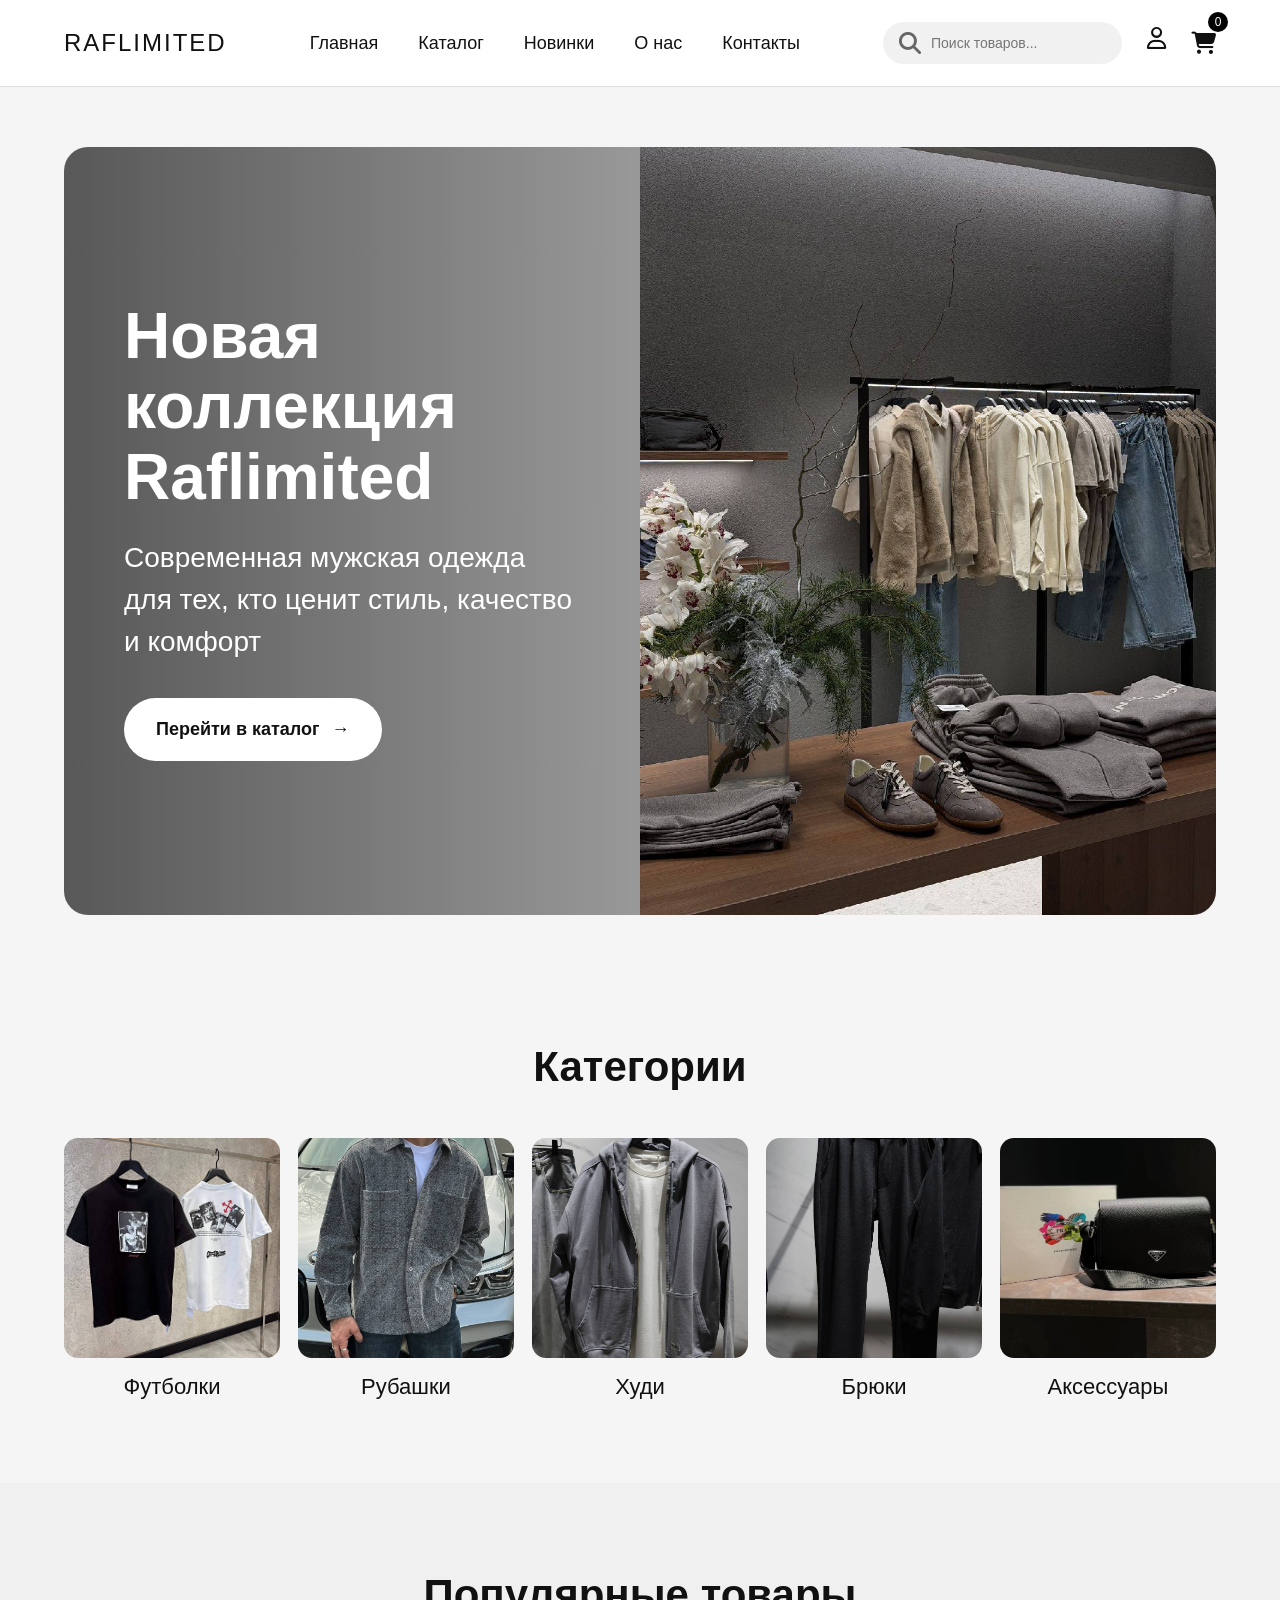
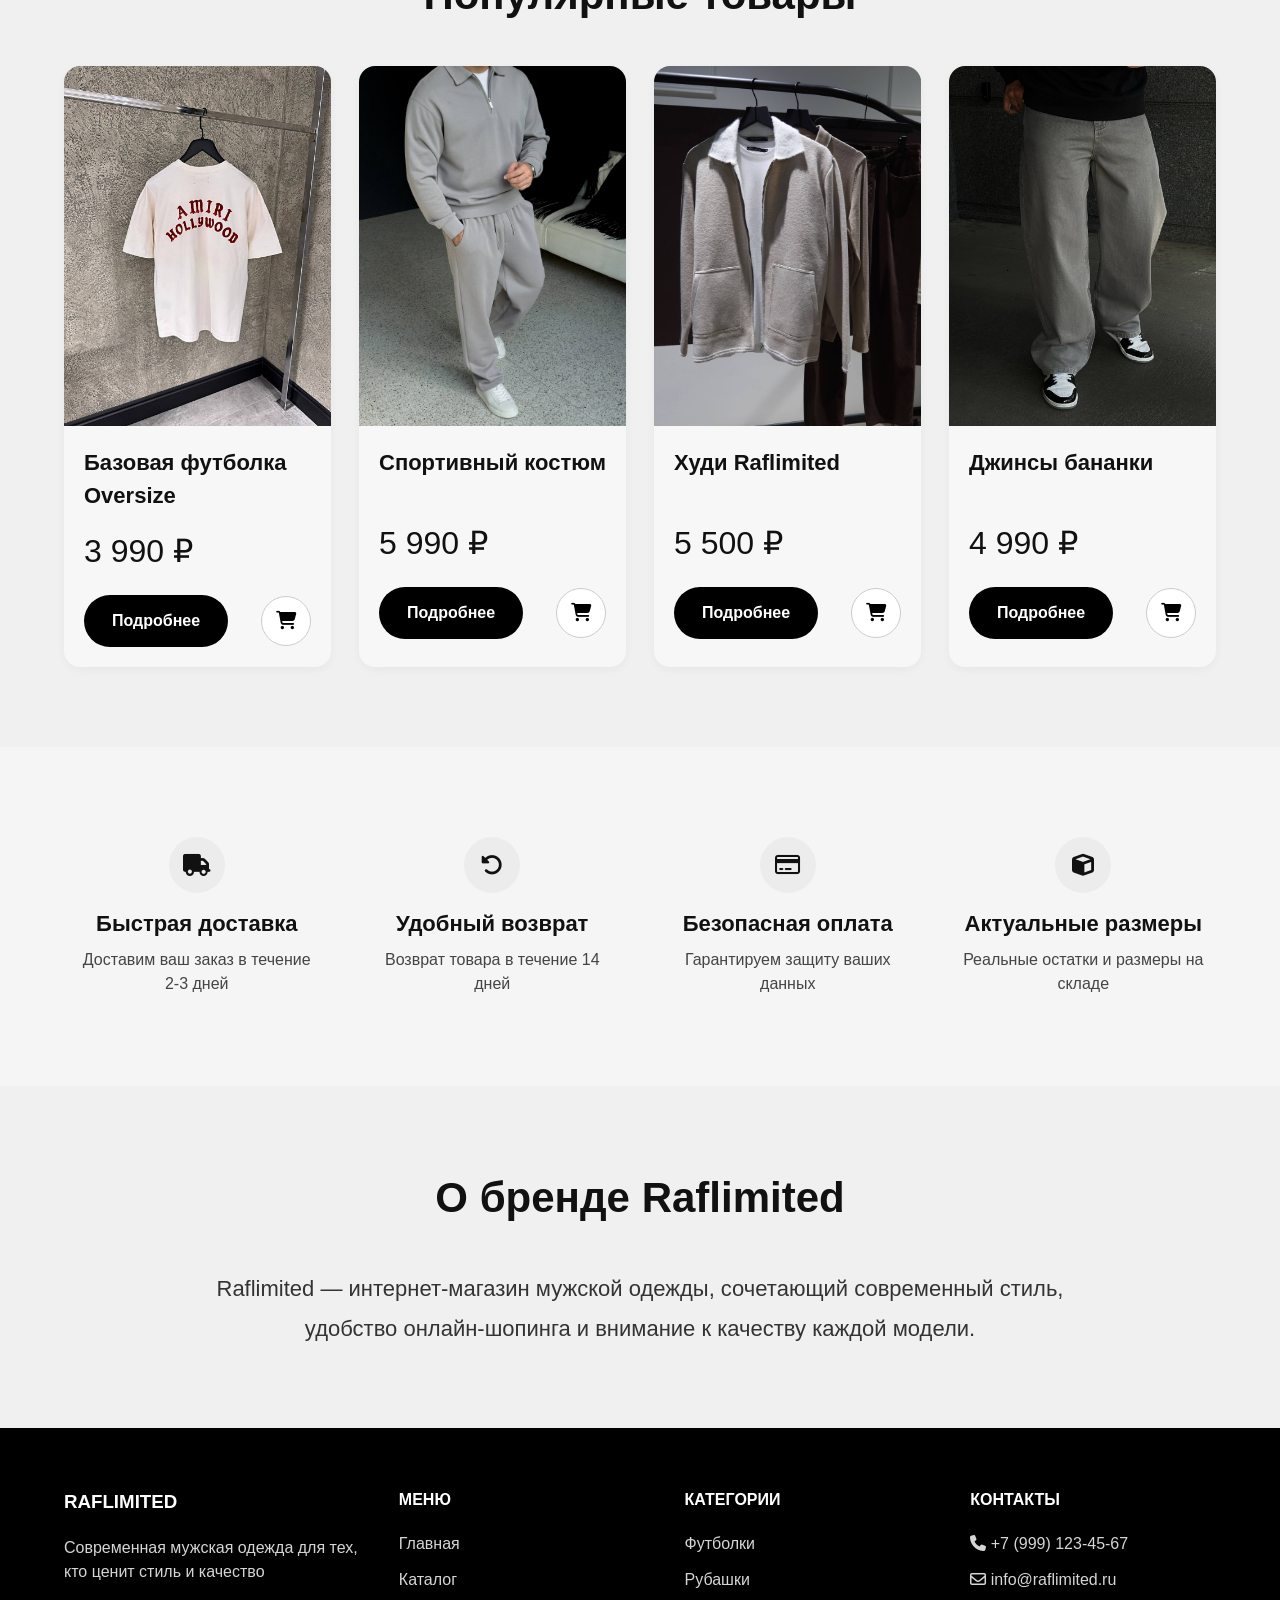
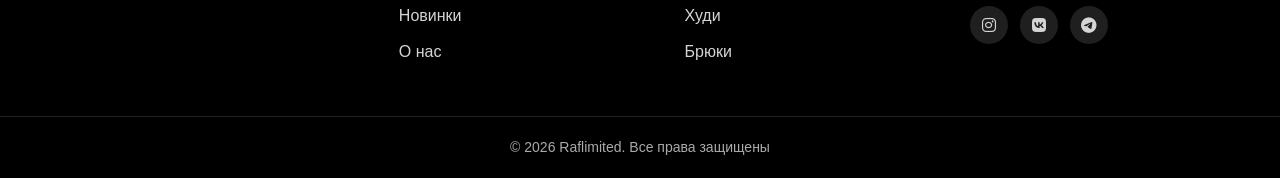
<file: index.html>
<!DOCTYPE html>
<html lang="ru">

<head>
  <meta charset="UTF-8" />
  <meta name="viewport" content="width=device-width, initial-scale=1.0" />
  <title>RAFLIMITED — Главная</title>
  <link rel="stylesheet" href="css/style.css" />
  <link rel="stylesheet" href="https://cdnjs.cloudflare.com/ajax/libs/font-awesome/6.5.0/css/all.min.css" />
</head>

<body>

  <header class="header">
    <div class="container header__container">
      <a href="index.html" class="logo">RAFLIMITED</a>

      <nav class="nav">
        <a href="index.html">Главная</a>
        <a href="catalog.html">Каталог</a>
        <a href="catalog.html">Новинки</a>
        <a href="#about">О нас</a>
        <a href="#contacts">Контакты</a>
      </nav>

      <div class="header__icons">
        <div class="search-box">
          <i class="fa-solid fa-magnifying-glass"></i>
          <input type="text" id="site-search" placeholder="Поиск товаров..." />
        </div>

        <a href="login.html" id="user-link"><i class="fa-regular fa-user"></i></a>
        <a href="cart.html" class="cart-link">
          <i class="fa-solid fa-cart-shopping"></i>
          <span class="cart-count" id="cart-count">0</span>
        </a>
      </div>
    </div>
  </header>

  <main>
    <section class="hero">
      <div class="container">
        <div class="hero__content">
          <div class="hero__text">
            <h1>Новая коллекция<br>Raflimited</h1>
            <p>Современная мужская одежда для тех, кто ценит стиль, качество и комфорт</p>
            <a href="catalog.html" class="btn btn-light">Перейти в каталог <span>→</span></a>
          </div>
          <div class="hero__image">
            <img src="img/new_collection.jpg" alt="Новая коллекция" />
          </div>
        </div>
      </div>
    </section>

    <section class="categories section">
      <div class="container">
        <h2 class="section-title">Категории</h2>
        <div class="categories__grid">
          <div class="category-card">
            <img src="img/t-shirt.jpg" alt="Футболки" />
            <p>Футболки</p>
          </div>
          <div class="category-card">
            <img src="img/shirt.jpg" alt="Рубашки" />
            <p>Рубашки</p>
          </div>
          <div class="category-card">
            <img src="img/hoodies.jpg" alt="Худи" />
            <p>Худи</p>
          </div>
          <div class="category-card">
            <img src="img/trousers.jpg" alt="Брюки" />
            <p>Брюки</p>
          </div>
          <div class="category-card">
            <img src="img/bag.jpg" alt="Аксессуары" />
            <p>Аксессуары</p>
          </div>
        </div>
      </div>
    </section>

    <section class="products section">
      <div class="container">
        <h2 class="section-title">Популярные товары</h2>

        <div id="search-empty-message" class="empty-cart hidden">
          <h2>Ничего не найдено</h2>
          <p>Попробуйте изменить запрос.</p>
        </div>

        <div class="products__grid" id="products-grid">
          <div class="product-card searchable-product"
            data-search="базовая футболка oversize футболка белая хлопок streetwear" data-category="футболки">
            <img src="img/t_shirt_amiri.jpg" alt="Базовая футболка Oversize" />
            <div class="product-card__body">
              <h3>Базовая футболка Oversize</h3>
              <p class="price">3 990 ₽</p>
              <div class="product-card__actions">
                <a href="product.html?id=1" class="btn btn-dark">Подробнее</a>
                <button class="cart-btn" data-id="1" data-name="Базовая футболка Oversize" data-price="3990"
                  data-image="img/t_shirt_amiri.jpg">
                  <i class="fa-solid fa-cart-shopping"></i>
                </button>
              </div>
            </div>
          </div>

          <div class="product-card searchable-product" data-search="спортивный костюм костюм черный хлопок полиэстер"
            data-category="костюмы">
            <img src="img/costume_sport.jpg" alt="Спортивный костюм" />
            <div class="product-card__body">
              <h3>Спортивный костюм</h3>
              <p class="price">5 990 ₽</p>
              <div class="product-card__actions">
                <a href="product.html?id=2" class="btn btn-dark">Подробнее</a>
                <button class="cart-btn" data-id="2" data-name="Спортивный костюм" data-price="5990"
                  data-image="img/costume_sport.jpg">
                  <i class="fa-solid fa-cart-shopping"></i>
                </button>
              </div>
            </div>
          </div>

          <div class="product-card searchable-product"
            data-search="худи raflimited худи светлое бежевое хлопок полиэстер" data-category="худи">
            <img src="img/hoodies_light.jpg" alt="Худи Raflimited" />
            <div class="product-card__body">
              <h3>Худи Raflimited</h3>
              <p class="price">5 500 ₽</p>
              <div class="product-card__actions">
                <a href="product.html?id=3" class="btn btn-dark">Подробнее</a>
                <button class="cart-btn" data-id="3" data-name="Худи Raflimited" data-price="5500"
                  data-image="img/hoodies_light.jpg">
                  <i class="fa-solid fa-cart-shopping"></i>
                </button>
              </div>
            </div>
          </div>

          <div class="product-card searchable-product" data-search="джинсы бананки джинсы голубой деним брюки"
            data-category="брюки">
            <img src="img/jeans.jpg" alt="Джинсы бананки" />
            <div class="product-card__body">
              <h3>Джинсы бананки</h3>
              <p class="price">4 990 ₽</p>
              <div class="product-card__actions">
                <a href="product.html?id=4" class="btn btn-dark">Подробнее</a>
                <button class="cart-btn" data-id="4" data-name="Джинсы бананки" data-price="4990"
                  data-image="img/jeans.jpg">
                  <i class="fa-solid fa-cart-shopping"></i>
                </button>
              </div>
            </div>
          </div>

        </div>
      </div>
    </section>

    <section class="features section">
      <div class="container">
        <div class="features__grid">
          <div class="feature-item">
            <div class="feature-icon"><i class="fa-solid fa-truck"></i></div>
            <h3>Быстрая доставка</h3>
            <p>Доставим ваш заказ в течение 2-3 дней</p>
          </div>
          <div class="feature-item">
            <div class="feature-icon"><i class="fa-solid fa-rotate-left"></i></div>
            <h3>Удобный возврат</h3>
            <p>Возврат товара в течение 14 дней</p>
          </div>
          <div class="feature-item">
            <div class="feature-icon"><i class="fa-regular fa-credit-card"></i></div>
            <h3>Безопасная оплата</h3>
            <p>Гарантируем защиту ваших данных</p>
          </div>
          <div class="feature-item">
            <div class="feature-icon"><i class="fa-solid fa-cube"></i></div>
            <h3>Актуальные размеры</h3>
            <p>Реальные остатки и размеры на складе</p>
          </div>
        </div>
      </div>
    </section>

    <section class="about section" id="about">
      <div class="container about__content">
        <h2 class="section-title">О бренде Raflimited</h2>
        <p>
          Raflimited — интернет-магазин мужской одежды, сочетающий современный стиль,
          удобство онлайн-шопинга и внимание к качеству каждой модели.
        </p>
      </div>
    </section>
  </main>

  <footer class="footer" id="contacts">
    <div class="container footer__grid">
      <div class="footer__col">
        <h3>RAFLIMITED</h3>
        <p>Современная мужская одежда для тех, кто ценит стиль и качество</p>
      </div>

      <div class="footer__col">
        <h4>МЕНЮ</h4>
        <a href="index.html">Главная</a>
        <a href="catalog.html">Каталог</a>
        <a href="catalog.html">Новинки</a>
        <a href="#about">О нас</a>
      </div>

      <div class="footer__col">
        <h4>КАТЕГОРИИ</h4>
        <a href="#">Футболки</a>
        <a href="#">Рубашки</a>
        <a href="#">Худи</a>
        <a href="#">Брюки</a>
      </div>

      <div class="footer__col">
        <h4>КОНТАКТЫ</h4>
        <p><i class="fa-solid fa-phone"></i> +7 (999) 123-45-67</p>
        <p><i class="fa-regular fa-envelope"></i> info@raflimited.ru</p>
        <div class="socials">
          <a href="#"><i class="fa-brands fa-instagram"></i></a>
          <a href="#"><i class="fa-brands fa-vk"></i></a>
          <a href="#"><i class="fa-brands fa-telegram"></i></a>
        </div>
      </div>
    </div>

    <div class="footer__bottom">
      <p>© 2026 Raflimited. Все права защищены</p>
    </div>
  </footer>

  <script src="js/script.js"></script>
</body>

</html>
</file>
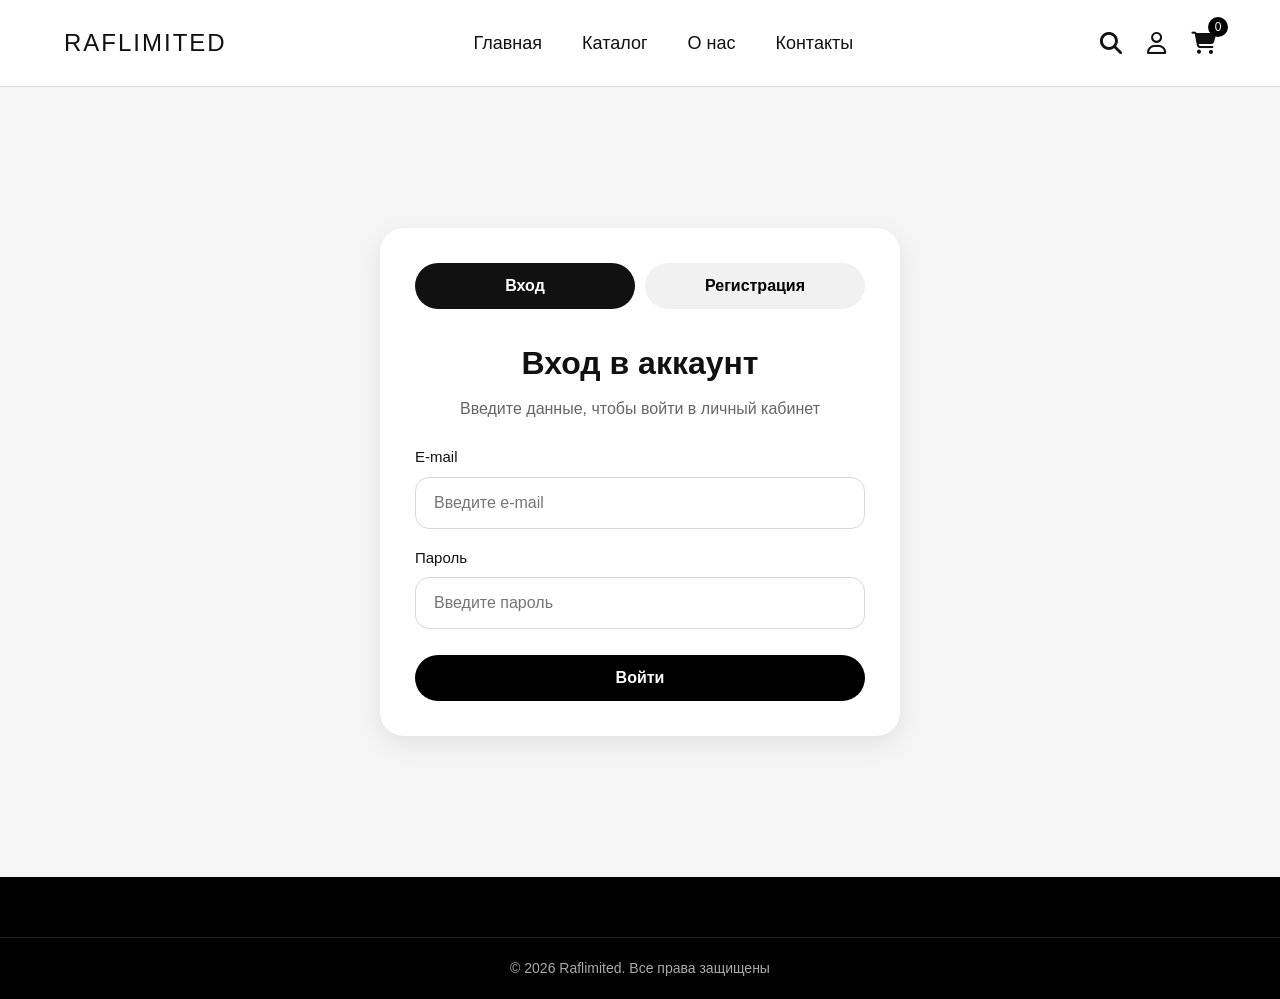
<file: account.html>
<!DOCTYPE html>
<html lang="ru">

<head>
  <meta charset="UTF-8" />
  <meta name="viewport" content="width=device-width, initial-scale=1.0" />
  <title>RAFLIMITED — Личный кабинет</title>
  <link rel="stylesheet" href="css/style.css" />
  <link rel="stylesheet" href="https://cdnjs.cloudflare.com/ajax/libs/font-awesome/6.5.0/css/all.min.css" />
</head>

<body>

  <header class="header">
    <div class="container header__container">
      <a href="index.html" class="logo">RAFLIMITED</a>

      <nav class="nav">
        <a href="index.html">Главная</a>
        <a href="catalog.html">Каталог</a>
        <a href="index.html#about">О нас</a>
        <a href="index.html#contacts">Контакты</a>
      </nav>

      <div class="header__icons">
        <a href="#"><i class="fa-solid fa-magnifying-glass"></i></a>
        <a href="login.html" id="user-link"><i class="fa-regular fa-user"></i></a>
        <a href="cart.html" class="cart-link">
          <i class="fa-solid fa-cart-shopping"></i>
          <span class="cart-count" id="cart-count">0</span>
        </a>
      </div>
    </div>
  </header>

  <main class="section">
    <div class="container account-page">
      <aside class="account-sidebar">
        <div class="account-user-card">
          <div class="account-avatar">
            <i class="fa-regular fa-user"></i>
          </div>
          <h2 id="account-user-name">Пользователь</h2>
          <p id="account-user-email">example@mail.com</p>
        </div>

        <nav class="account-menu">
          <button class="account-menu-btn active" data-account-tab="profile" type="button">Профиль</button>
          <button class="account-menu-btn" data-account-tab="orders" type="button">Мои заказы</button>
          <button class="account-menu-btn" data-account-tab="favorites" type="button">Избранное</button>
          <button class="account-menu-btn" data-account-tab="settings" type="button">Настройки</button>
        </nav>

        <button class="clear-cart-btn" id="logout-btn" type="button">Выйти</button>
      </aside>

      <section class="account-content">
        <div class="account-tab active" id="profile-tab">
          <h1>Профиль</h1>
          <div class="account-info-grid">
            <div class="account-info-card">
              <h3>Имя</h3>
              <p id="profile-name">Пользователь</p>
            </div>
            <div class="account-info-card">
              <h3>E-mail</h3>
              <p id="profile-email">example@mail.com</p>
            </div>
            <div class="account-info-card">
              <h3>Статус</h3>
              <p>Постоянный клиент</p>
            </div>
            <div class="account-info-card">
              <h3>Скидка</h3>
              <p>5%</p>
            </div>
          </div>
        </div>

        <div class="account-tab hidden" id="orders-tab">
          <h1>Мои заказы</h1>
          <div class="account-block">
            <p>У вас пока нет оформленных заказов.</p>
          </div>
        </div>

        <div class="account-tab hidden" id="favorites-tab">
          <h1>Избранное</h1>
          <div class="account-block">
            <p>Здесь позже можно вывести избранные товары.</p>
          </div>
        </div>

        <div class="account-tab hidden" id="settings-tab">
          <h1>Настройки</h1>
          <div class="account-block">
            <p>В будущем здесь можно добавить смену пароля, адрес доставки и настройки уведомлений.</p>
          </div>
        </div>
      </section>
    </div>
  </main>

  <footer class="footer">
    <div class="footer__bottom">
      <p>© 2026 Raflimited. Все права защищены</p>
    </div>
  </footer>

  <script src="js/script.js"></script>
</body>

</html>
</file>
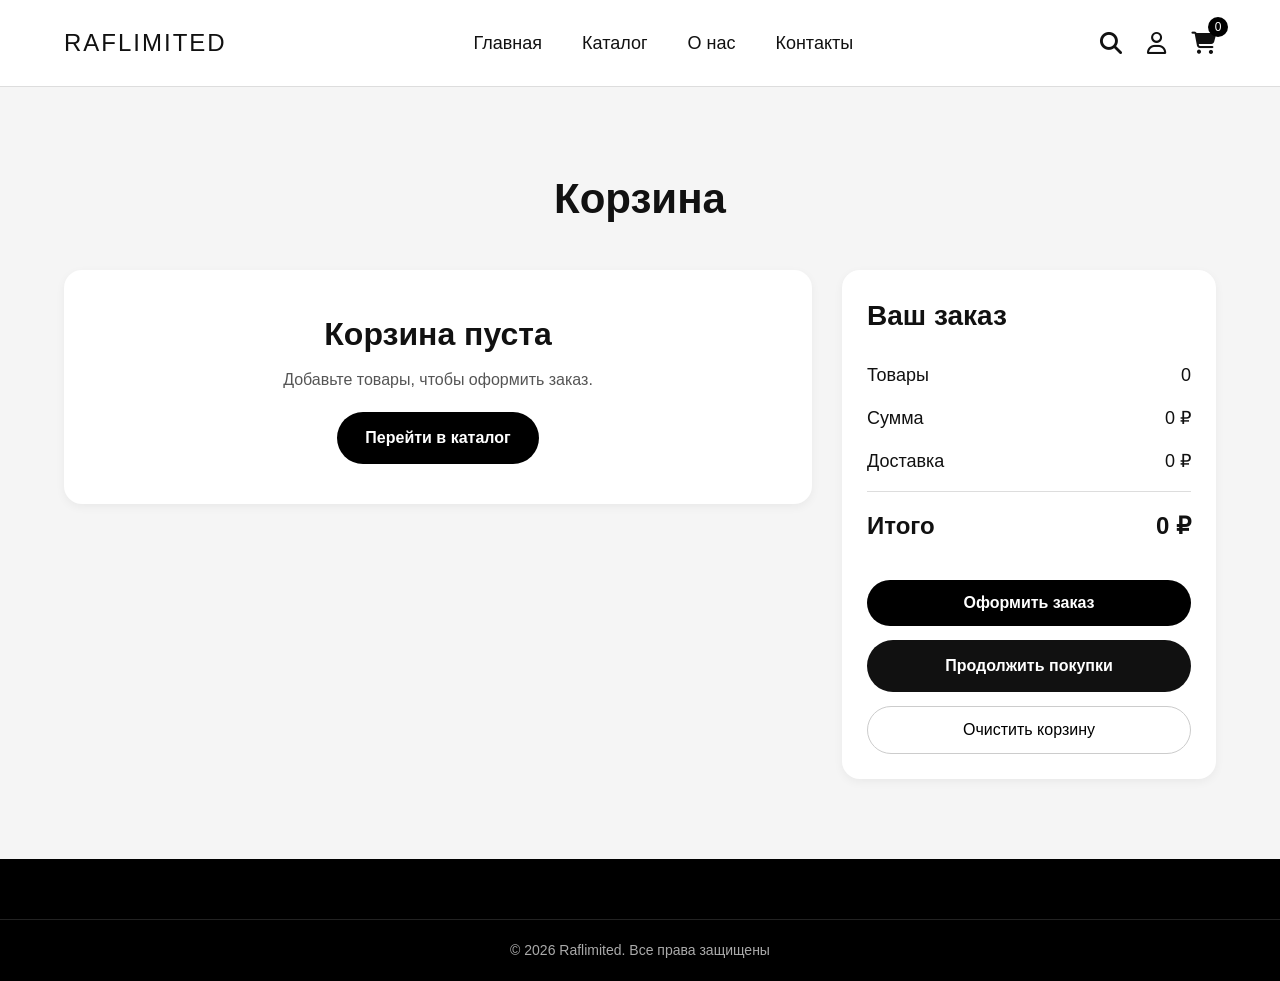
<file: cart.html>
<!DOCTYPE html>
<html lang="ru">

<head>
  <meta charset="UTF-8" />
  <meta name="viewport" content="width=device-width, initial-scale=1.0" />
  <title>RAFLIMITED — Корзина</title>
  <link rel="stylesheet" href="css/style.css" />
  <link rel="stylesheet" href="https://cdnjs.cloudflare.com/ajax/libs/font-awesome/6.5.0/css/all.min.css" />
</head>

<body>

  <header class="header">
    <div class="container header__container">
      <a href="index.html" class="logo">RAFLIMITED</a>

      <nav class="nav">
        <a href="index.html">Главная</a>
        <a href="catalog.html">Каталог</a>
        <a href="index.html#about">О нас</a>
        <a href="index.html#contacts">Контакты</a>
      </nav>

      <div class="header__icons">
        <a href="#"><i class="fa-solid fa-magnifying-glass"></i></a>
        <a href="login.html" id="user-link"><i class="fa-regular fa-user"></i></a>
        <a href="cart.html" class="cart-link">
          <i class="fa-solid fa-cart-shopping"></i>
          <span class="cart-count" id="cart-count">0</span>
        </a>
      </div>
    </div>
  </header>

  <main class="section">
    <div class="container">
      <h1 class="section-title">Корзина</h1>

      <div class="cart-page">
        <div class="cart-content">
          <div id="cart-items" class="cart-items"></div>

          <div id="empty-cart-message" class="empty-cart hidden">
            <h2>Корзина пуста</h2>
            <p>Добавьте товары, чтобы оформить заказ.</p>
            <a href="catalog.html" class="btn btn-dark">Перейти в каталог</a>
          </div>
        </div>

        <aside class="cart-summary">
          <h2>Ваш заказ</h2>

          <div class="summary-row">
            <span>Товары</span>
            <span id="summary-items-count">0</span>
          </div>

          <div class="summary-row">
            <span>Сумма</span>
            <span id="summary-subtotal">0 ₽</span>
          </div>

          <div class="summary-row">
            <span>Доставка</span>
            <span id="summary-delivery">0 ₽</span>
          </div>

          <div class="summary-row total">
            <span>Итого</span>
            <span id="summary-total">0 ₽</span>
          </div>

          <button id="checkout-btn" class="btn btn-dark checkout-btn" type="button">
            Оформить заказ
          </button>

          <a href="catalog.html" class="continue-shopping-btn">
            Продолжить покупки
          </a>

          <button id="clear-cart-btn" class="clear-cart-btn" type="button">
            Очистить корзину
          </button>
        </aside>
      </div>
    </div>
  </main>

  <footer class="footer">
    <div class="footer__bottom">
      <p>© 2026 Raflimited. Все права защищены</p>
    </div>
  </footer>

  <script src="js/script.js"></script>
</body>

</html>
</file>
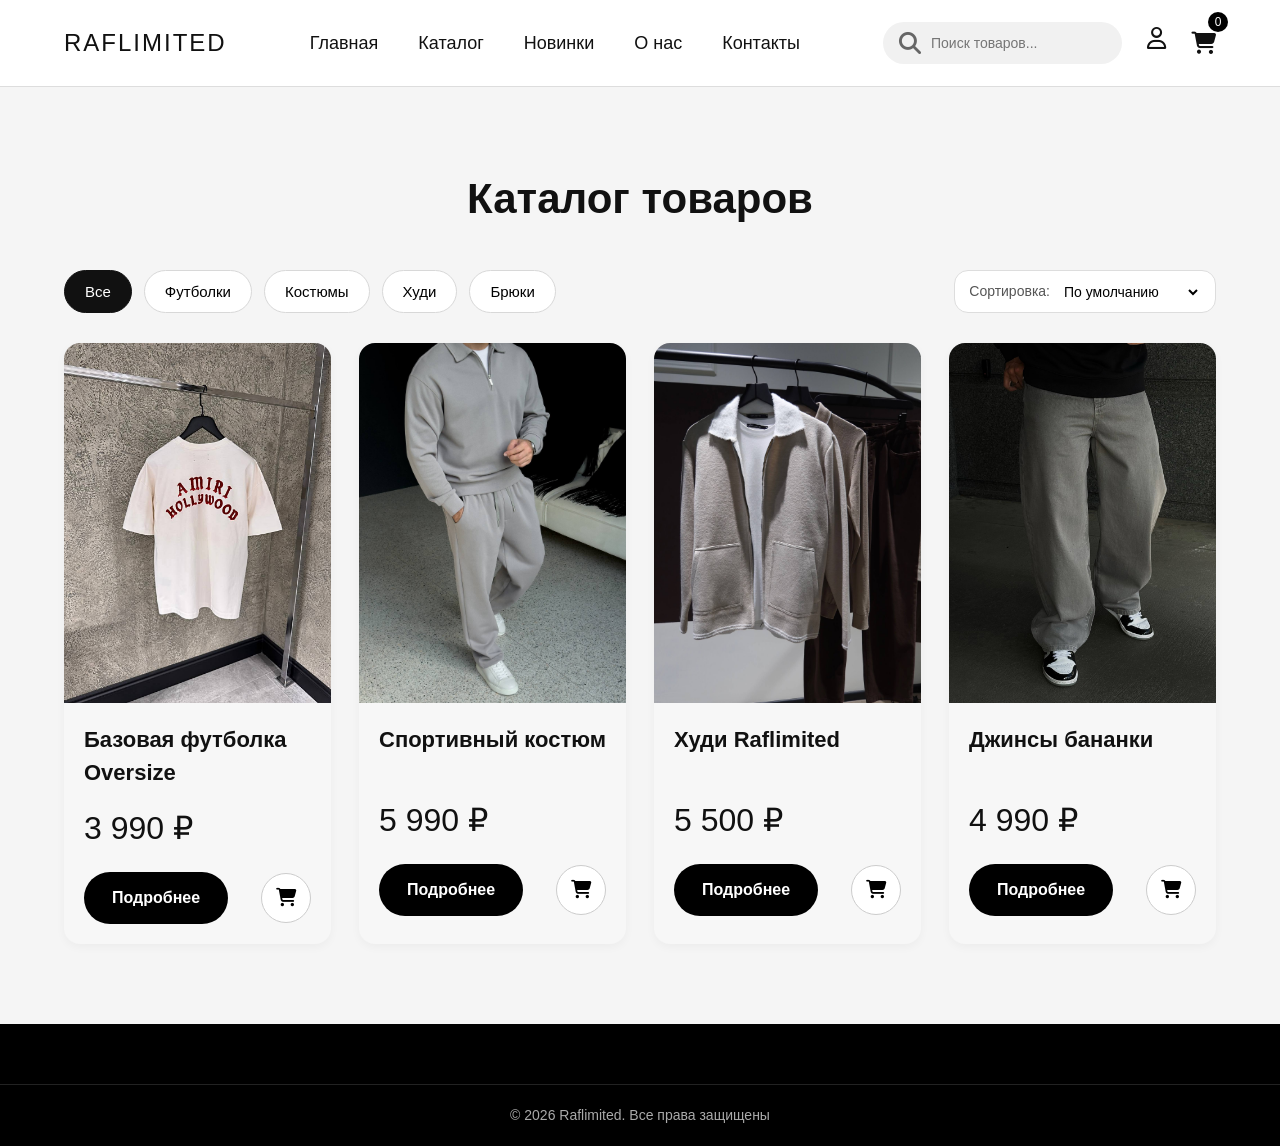
<file: catalog.html>
<!DOCTYPE html>
<html lang="ru">

<head>
  <meta charset="UTF-8" />
  <meta name="viewport" content="width=device-width, initial-scale=1.0" />
  <title>RAFLIMITED — Каталог</title>
  <link rel="stylesheet" href="css/style.css" />
  <link rel="stylesheet" href="https://cdnjs.cloudflare.com/ajax/libs/font-awesome/6.5.0/css/all.min.css" />
</head>

<body>

  <header class="header">
    <div class="container header__container">
      <a href="index.html" class="logo">RAFLIMITED</a>

      <nav class="nav">
        <a href="index.html">Главная</a>
        <a href="catalog.html">Каталог</a>
        <a href="catalog.html">Новинки</a>
        <a href="index.html#about">О нас</a>
        <a href="index.html#contacts">Контакты</a>
      </nav>

      <div class="header__icons">
        <div class="search-box">
          <i class="fa-solid fa-magnifying-glass"></i>
          <input type="text" id="site-search" placeholder="Поиск товаров..." />
        </div>

        <a href="login.html" id="user-link"><i class="fa-regular fa-user"></i></a>
        <a href="cart.html" class="cart-link">
          <i class="fa-solid fa-cart-shopping"></i>
          <span class="cart-count" id="cart-count">0</span>
        </a>
      </div>
    </div>
  </header>

  <main class="section">
    <div class="container">
      <h1 class="section-title">Каталог товаров</h1>

      <div class="catalog-toolbar">
        <div class="catalog-filters">
          <button class="filter-btn active" data-filter="all" type="button">Все</button>
          <button class="filter-btn" data-filter="футболки" type="button">Футболки</button>
          <button class="filter-btn" data-filter="костюмы" type="button">Костюмы</button>
          <button class="filter-btn" data-filter="худи" type="button">Худи</button>
          <button class="filter-btn" data-filter="брюки" type="button">Брюки</button>
        </div>

        <div class="sort-box">
          <label for="sort-select">Сортировка:</label>
          <select id="sort-select">
            <option value="default">По умолчанию</option>
            <option value="price-asc">Сначала дешёвые</option>
            <option value="price-desc">Сначала дорогие</option>
            <option value="name-asc">По названию А-Я</option>
          </select>
        </div>
      </div>

      <div id="search-empty-message" class="empty-cart hidden">
        <h2>Ничего не найдено</h2>
        <p>Попробуйте изменить запрос, фильтр или сортировку.</p>
      </div>

      <div class="products__grid" id="products-grid">
        <div class="product-card searchable-product" data-id="1" data-name="Базовая футболка Oversize" data-price="3990"
          data-search="базовая футболка oversize футболка белая хлопок streetwear" data-category="футболки">
          <img src="img/t_shirt_amiri.jpg" alt="Базовая футболка Oversize" />
          <div class="product-card__body">
            <h3>Базовая футболка Oversize</h3>
            <p class="price">3 990 ₽</p>
            <div class="product-card__actions">
              <a href="product.html?id=1" class="btn btn-dark">Подробнее</a>
              <button class="cart-btn" data-id="1" data-name="Базовая футболка Oversize" data-price="3990"
                data-image="img/t_shirt_amiri.jpg">
                <i class="fa-solid fa-cart-shopping"></i>
              </button>
            </div>
          </div>
        </div>

        <div class="product-card searchable-product" data-id="2" data-name="Спортивный костюм" data-price="5990"
          data-search="спортивный костюм костюм черный хлопок полиэстер" data-category="костюмы">
          <img src="img/costume_sport.jpg" alt="Спортивный костюм" />
          <div class="product-card__body">
            <h3>Спортивный костюм</h3>
            <p class="price">5 990 ₽</p>
            <div class="product-card__actions">
              <a href="product.html?id=2" class="btn btn-dark">Подробнее</a>
              <button class="cart-btn" data-id="2" data-name="Спортивный костюм" data-price="5990"
                data-image="img/costume_sport.jpg">
                <i class="fa-solid fa-cart-shopping"></i>
              </button>
            </div>
          </div>
        </div>

        <div class="product-card searchable-product" data-id="3" data-name="Худи Raflimited" data-price="5500"
          data-search="худи raflimited худи светлое бежевое хлопок полиэстер" data-category="худи">
          <img src="img/hoodies_light.jpg" alt="Худи Raflimited" />
          <div class="product-card__body">
            <h3>Худи Raflimited</h3>
            <p class="price">5 500 ₽</p>
            <div class="product-card__actions">
              <a href="product.html?id=3" class="btn btn-dark">Подробнее</a>
              <button class="cart-btn" data-id="3" data-name="Худи Raflimited" data-price="5500"
                data-image="img/hoodies_light.jpg">
                <i class="fa-solid fa-cart-shopping"></i>
              </button>
            </div>
          </div>
        </div>

        <div class="product-card searchable-product" data-id="4" data-name="Джинсы бананки" data-price="4990"
          data-search="джинсы бананки джинсы голубой деним брюки" data-category="брюки">
          <img src="img/jeans.jpg" alt="Джинсы бананки" />
          <div class="product-card__body">
            <h3>Джинсы бананки</h3>
            <p class="price">4 990 ₽</p>
            <div class="product-card__actions">
              <a href="product.html?id=4" class="btn btn-dark">Подробнее</a>
              <button class="cart-btn" data-id="4" data-name="Джинсы бананки" data-price="4990"
                data-image="img/jeans.jpg">
                <i class="fa-solid fa-cart-shopping"></i>
              </button>
            </div>
          </div>
        </div>
      </div>
    </div>
  </main>

  <footer class="footer">
    <div class="footer__bottom">
      <p>© 2026 Raflimited. Все права защищены</p>
    </div>
  </footer>

  <script src="js/script.js"></script>
</body>

</html>
</file>
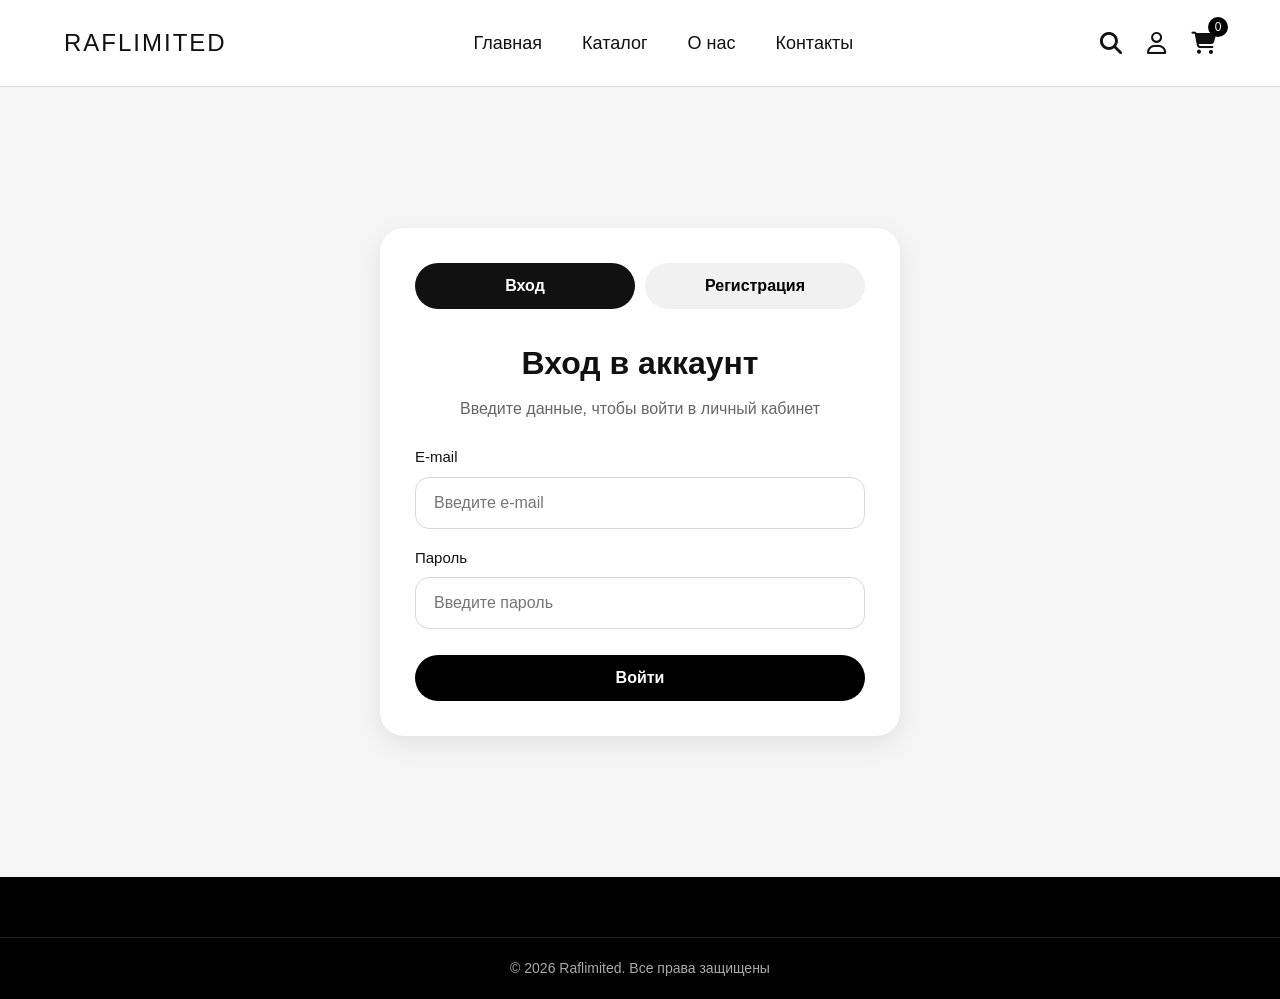
<file: login.html>
<!DOCTYPE html>
<html lang="ru">

<head>
  <meta charset="UTF-8" />
  <meta name="viewport" content="width=device-width, initial-scale=1.0" />
  <title>RAFLIMITED — Авторизация</title>
  <link rel="stylesheet" href="css/style.css" />
  <link rel="stylesheet" href="https://cdnjs.cloudflare.com/ajax/libs/font-awesome/6.5.0/css/all.min.css" />
</head>

<body>

  <header class="header">
    <div class="container header__container">
      <a href="index.html" class="logo">RAFLIMITED</a>

      <nav class="nav">
        <a href="index.html">Главная</a>
        <a href="catalog.html">Каталог</a>
        <a href="index.html#about">О нас</a>
        <a href="index.html#contacts">Контакты</a>
      </nav>

      <div class="header__icons">
        <a href="#"><i class="fa-solid fa-magnifying-glass"></i></a>
        <a href="login.html" id="user-link"><i class="fa-regular fa-user"></i></a>
        <a href="cart.html" class="cart-link">
          <i class="fa-solid fa-cart-shopping"></i>
          <span class="cart-count" id="cart-count">0</span>
        </a>
      </div>
    </div>
  </header>

  <main class="section">
    <div class="container auth-page">
      <div class="auth-card">
        <div class="auth-tabs">
          <button class="auth-tab active" id="login-tab-btn" type="button">Вход</button>
          <button class="auth-tab" id="register-tab-btn" type="button">Регистрация</button>
        </div>

        <div id="login-form-block">
          <h1 class="auth-title">Вход в аккаунт</h1>
          <p class="auth-subtitle">Введите данные, чтобы войти в личный кабинет</p>

          <form class="auth-form" id="login-form">
            <label>
              <span>E-mail</span>
              <input type="email" id="login-email" placeholder="Введите e-mail" required />
            </label>

            <label>
              <span>Пароль</span>
              <input type="password" id="login-password" placeholder="Введите пароль" required />
            </label>

            <button type="submit" class="btn btn-dark auth-submit-btn">Войти</button>
          </form>
        </div>

        <div id="register-form-block" class="hidden">
          <h1 class="auth-title">Регистрация</h1>
          <p class="auth-subtitle">Создайте аккаунт, чтобы сохранять заказы и избранное</p>

          <form class="auth-form" id="register-form">
            <label>
              <span>Имя</span>
              <input type="text" id="register-name" placeholder="Введите имя" required />
            </label>

            <label>
              <span>E-mail</span>
              <input type="email" id="register-email" placeholder="Введите e-mail" required />
            </label>

            <label>
              <span>Пароль</span>
              <input type="password" id="register-password" placeholder="Придумайте пароль" required />
            </label>

            <button type="submit" class="btn btn-dark auth-submit-btn">Зарегистрироваться</button>
          </form>
        </div>
      </div>
    </div>
  </main>

  <footer class="footer">
    <div class="footer__bottom">
      <p>© 2026 Raflimited. Все права защищены</p>
    </div>
  </footer>

  <script src="js/script.js"></script>
</body>

</html>
</file>
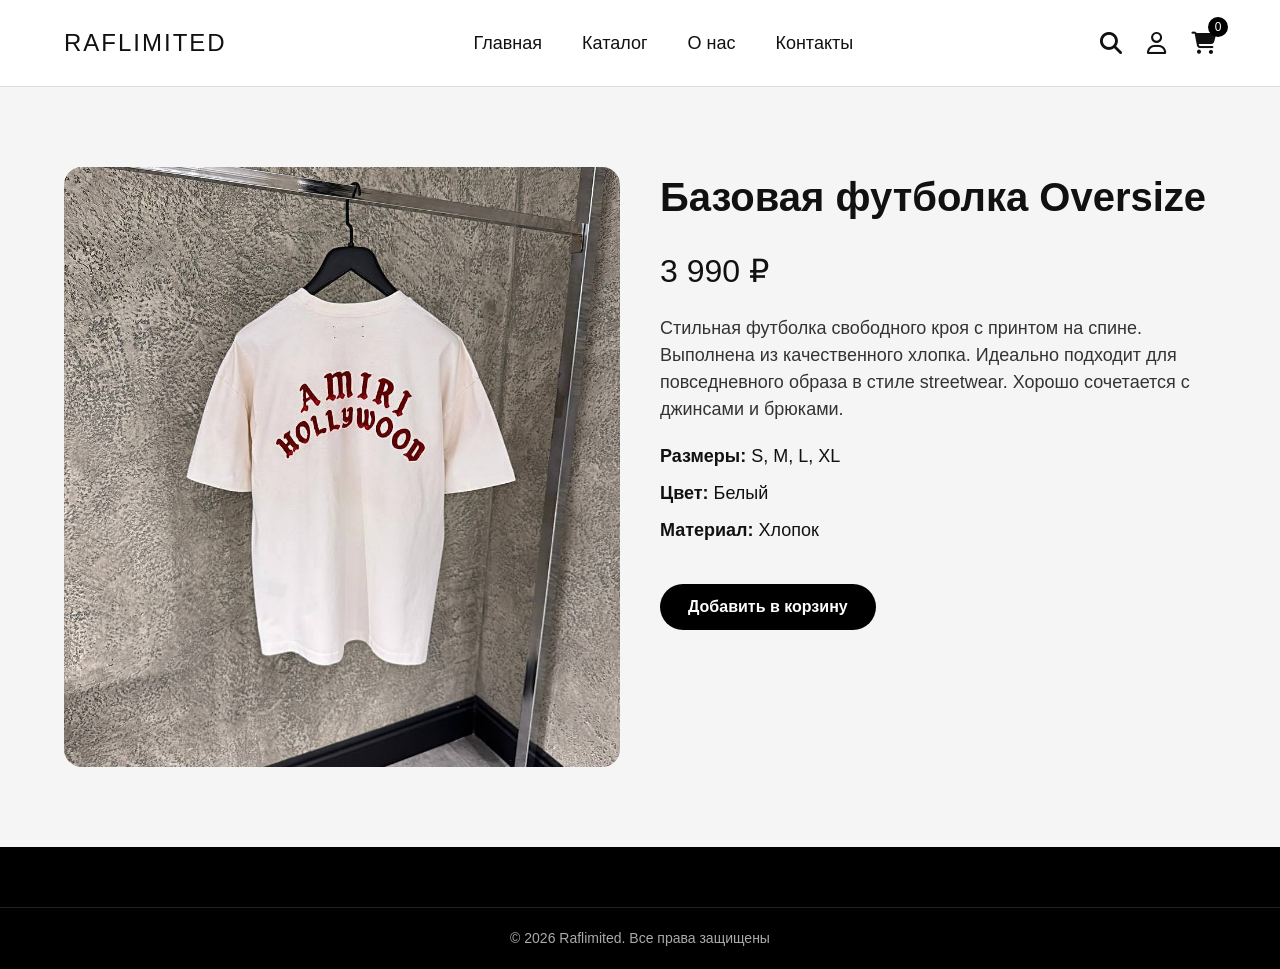
<file: product.html>
<!DOCTYPE html>
<html lang="ru">

<head>
  <meta charset="UTF-8" />
  <meta name="viewport" content="width=device-width, initial-scale=1.0" />
  <title>RAFLIMITED — Товар</title>
  <link rel="stylesheet" href="css/style.css" />
  <link rel="stylesheet" href="https://cdnjs.cloudflare.com/ajax/libs/font-awesome/6.5.0/css/all.min.css" />
</head>

<body>

  <header class="header">
    <div class="container header__container">
      <a href="index.html" class="logo">RAFLIMITED</a>

      <nav class="nav">
        <a href="index.html">Главная</a>
        <a href="catalog.html">Каталог</a>
        <a href="index.html#about">О нас</a>
        <a href="index.html#contacts">Контакты</a>
      </nav>

      <div class="header__icons">
        <a href="#"><i class="fa-solid fa-magnifying-glass"></i></a>
        <a href="login.html" id="user-link"><i class="fa-regular fa-user"></i></a>
        <a href="cart.html" class="cart-link">
          <i class="fa-solid fa-cart-shopping"></i>
          <span class="cart-count" id="cart-count">0</span>
        </a>
      </div>
    </div>
  </header>

  <main class="section">
    <div class="container product-page">
      <div class="product-page__image">
        <img id="product-image" src="img/t_shirt_amiri.jpg" alt="Товар" />
      </div>

      <div class="product-page__info">
        <h1 id="product-title">Товар</h1>
        <p class="price" id="product-price">0 ₽</p>

        <p class="product-description" id="product-description">
          Описание товара.
        </p>

        <div class="product-options">
          <p><strong>Размеры:</strong> <span id="product-sizes"></span></p>
          <p><strong>Цвет:</strong> <span id="product-color"></span></p>
          <p><strong>Материал:</strong> <span id="product-material"></span></p>
        </div>

        <button id="product-add-btn" class="btn btn-dark add-to-cart-main" data-id="" data-name="" data-price=""
          data-image="">
          Добавить в корзину
        </button>
      </div>
    </div>
  </main>

  <footer class="footer">
    <div class="footer__bottom">
      <p>© 2026 Raflimited. Все права защищены</p>
    </div>
  </footer>

  <script src="js/script.js"></script>
</body>

</html>
</file>
<file: css/style.css>
* {
	margin: 0;
	padding: 0;
	box-sizing: border-box;
}

html {
	scroll-behavior: smooth;
}

body {
	font-family: Arial, sans-serif;
	background-color: #f5f5f5;
	color: #111;
	line-height: 1.5;
}

img {
	width: 100%;
	display: block;
	object-fit: cover;
}

a {
	text-decoration: none;
	color: inherit;
}

button {
	border: none;
	cursor: pointer;
	font-family: inherit;
}

.container {
	width: 90%;
	max-width: 1320px;
	margin: 0 auto;
}

.section {
	padding: 80px 0;
}

.section-title {
	text-align: center;
	font-size: 42px;
	margin-bottom: 40px;
	font-weight: 700;
}

/* HEADER */

.header {
	background: #fff;
	border-bottom: 1px solid #ddd;
	position: sticky;
	top: 0;
	z-index: 1000;
}

.header__container {
	min-height: 86px;
	display: flex;
	align-items: center;
	justify-content: space-between;
	gap: 20px;
}

.logo {
	font-size: 24px;
	letter-spacing: 2px;
	font-weight: 500;
}

.nav {
	display: flex;
	gap: 40px;
}

.nav a {
	font-size: 18px;
	transition: 0.3s;
}

.nav a:hover {
	color: #666;
}

.header__icons {
	display: flex;
	gap: 25px;
	font-size: 22px;
}

.cart-link {
	position: relative;
	display: inline-flex;
	align-items: center;
	justify-content: center;
}

.cart-count {
	position: absolute;
	top: -10px;
	right: -12px;
	min-width: 20px;
	height: 20px;
	padding: 0 5px;
	border-radius: 50%;
	background: #000;
	color: #fff;
	font-size: 12px;
	display: flex;
	align-items: center;
	justify-content: center;
}

/* HERO */

.hero {
	padding: 60px 0 40px;
}

.hero__content {
	background: linear-gradient(to right, #585858, #d9d9d9);
	border-radius: 24px;
	min-height: 560px;
	display: grid;
	grid-template-columns: 1fr 1fr;
	align-items: center;
	overflow: hidden;
}

.hero__text {
	padding: 60px;
	color: #fff;
}

.hero__text h1 {
	font-size: 64px;
	line-height: 1.1;
	margin-bottom: 25px;
}

.hero__text p {
	font-size: 28px;
	max-width: 540px;
	margin-bottom: 35px;
}

.hero__image {
	height: 100%;
}

.hero__image img {
	height: 100%;
}

/* BUTTONS */

.btn {
	display: inline-flex;
	align-items: center;
	gap: 12px;
	border-radius: 999px;
	padding: 18px 32px;
	font-size: 18px;
	font-weight: 600;
	transition: 0.3s;
}

.btn-light {
	background: #fff;
	color: #111;
}

.btn-light:hover {
	background: #efefef;
}

.btn-dark {
	background: #000;
	color: #fff;
	padding: 14px 28px;
	font-size: 16px;
}

.btn-dark:hover {
	background: #222;
}

/* CATEGORIES */

.categories__grid {
	display: grid;
	grid-template-columns: repeat(5, 1fr);
	gap: 18px;
}

.category-card {
	text-align: center;
}

.category-card img {
	height: 220px;
	border-radius: 14px;
	margin-bottom: 12px;
	background: #ddd;
}

.category-card p {
	font-size: 22px;
}

/* PRODUCTS */

.products {
	background: #f0f0f0;
}

.products__grid {
	display: grid;
	grid-template-columns: repeat(4, 1fr);
	gap: 28px;
}

.product-card {
	background: #f7f7f7;
	border-radius: 16px;
	overflow: hidden;
	box-shadow: 0 3px 10px rgba(0, 0, 0, 0.04);
	transition:
		transform 0.3s ease,
		box-shadow 0.3s ease;
}

.product-card:hover {
	transform: translateY(-4px);
	box-shadow: 0 8px 20px rgba(0, 0, 0, 0.08);
}

.product-card img {
	height: 360px;
	background: #e8e8e8;
}

.product-card__body {
	padding: 20px;
}

.product-card__body h3 {
	font-size: 22px;
	margin-bottom: 15px;
	min-height: 58px;
}

.price {
	font-size: 32px;
	font-weight: 500;
	margin-bottom: 20px;
}

.product-card__actions {
	display: flex;
	align-items: center;
	justify-content: space-between;
	gap: 12px;
}

.cart-btn {
	width: 50px;
	height: 50px;
	border-radius: 50%;
	background: #fff;
	border: 1px solid #ccc;
	font-size: 18px;
	transition: 0.3s;
}

.cart-btn:hover {
	background: #000;
	color: #fff;
	border-color: #000;
}

/* FEATURES */

.features__grid {
	display: grid;
	grid-template-columns: repeat(4, 1fr);
	gap: 30px;
	text-align: center;
}

.feature-item {
	padding: 10px;
}

.feature-icon {
	width: 56px;
	height: 56px;
	margin: 0 auto 14px;
	border-radius: 50%;
	background: #ececec;
	display: flex;
	align-items: center;
	justify-content: center;
	font-size: 22px;
}

.feature-item h3 {
	font-size: 22px;
	margin-bottom: 8px;
}

.feature-item p {
	font-size: 16px;
	color: #444;
}

/* ABOUT */

.about {
	background: #f0f0f0;
}

.about__content {
	max-width: 900px;
	text-align: center;
}

.about__content p {
	font-size: 22px;
	color: #333;
	line-height: 1.8;
}

/* PRODUCT PAGE */

.product-page {
	display: grid;
	grid-template-columns: 1fr 1fr;
	gap: 40px;
	align-items: start;
}

.product-page__image img {
	border-radius: 18px;
	height: 600px;
	background: #ddd;
}

.product-page__info h1 {
	font-size: 40px;
	margin-bottom: 20px;
}

.product-description {
	font-size: 18px;
	color: #333;
	margin-bottom: 20px;
}

.product-options p {
	margin-bottom: 10px;
	font-size: 18px;
}

.add-to-cart-main {
	margin-top: 30px;
}

/* CART PAGE */

.cart-page {
	display: grid;
	grid-template-columns: 2fr 1fr;
	gap: 30px;
	align-items: start;
}

.cart-items {
	display: flex;
	flex-direction: column;
	gap: 20px;
}

.cart-item {
	background: #fff;
	border-radius: 18px;
	padding: 20px;
	display: grid;
	grid-template-columns: 120px 1.5fr 160px 140px 50px;
	gap: 20px;
	align-items: center;
	box-shadow: 0 3px 10px rgba(0, 0, 0, 0.05);
}

.cart-item__image img {
	width: 120px;
	height: 120px;
	border-radius: 14px;
	object-fit: cover;
	background: #ececec;
}

.cart-item__info h3 {
	font-size: 20px;
	margin-bottom: 10px;
}

.cart-item__price {
	font-size: 18px;
	color: #555;
}

.cart-item__quantity {
	display: flex;
	align-items: center;
	gap: 10px;
}

.qty-btn {
	width: 36px;
	height: 36px;
	border-radius: 50%;
	border: 1px solid #ccc;
	background: #fff;
	font-size: 20px;
	cursor: pointer;
	transition: 0.3s;
}

.qty-btn:hover {
	background: #000;
	color: #fff;
	border-color: #000;
}

.cart-item__total {
	font-size: 22px;
	font-weight: 600;
}

.remove-btn {
	width: 40px;
	height: 40px;
	border-radius: 50%;
	background: #fff;
	border: 1px solid #ddd;
	font-size: 16px;
	transition: 0.3s;
}

.remove-btn:hover {
	background: #000;
	color: #fff;
	border-color: #000;
}

.cart-summary {
	background: #fff;
	border-radius: 18px;
	padding: 25px;
	box-shadow: 0 3px 10px rgba(0, 0, 0, 0.05);
	position: sticky;
	top: 110px;
}

.cart-summary h2 {
	font-size: 28px;
	margin-bottom: 25px;
}

.summary-row {
	display: flex;
	justify-content: space-between;
	margin-bottom: 16px;
	font-size: 18px;
}

.summary-row.total {
	font-size: 24px;
	font-weight: 700;
	padding-top: 16px;
	border-top: 1px solid #ddd;
}

.checkout-btn {
	width: 100%;
	justify-content: center;
	margin-top: 20px;
}

.continue-shopping-btn {
	display: flex;
	align-items: center;
	justify-content: center;
	width: 100%;
	margin-top: 14px;
	padding: 14px 20px;
	border-radius: 999px;
	background: #111;
	color: #fff;
	font-size: 16px;
	font-weight: 600;
	transition: 0.3s;
}

.continue-shopping-btn:hover {
	background: #333;
}

.clear-cart-btn {
	width: 100%;
	margin-top: 14px;
	padding: 14px 20px;
	border-radius: 999px;
	background: transparent;
	border: 1px solid #ccc;
	font-size: 16px;
	transition: 0.3s;
}

.clear-cart-btn:hover {
	background: #f1f1f1;
}

.empty-cart {
	background: #fff;
	border-radius: 18px;
	padding: 40px;
	text-align: center;
	box-shadow: 0 3px 10px rgba(0, 0, 0, 0.05);
}

.empty-cart h2 {
	font-size: 32px;
	margin-bottom: 10px;
}

.empty-cart p {
	margin-bottom: 20px;
	color: #555;
}

.hidden {
	display: none;
}

/* AUTH PAGE */

.auth-page {
	display: flex;
	justify-content: center;
	align-items: center;
	min-height: 70vh;
}

.auth-card {
	width: 100%;
	max-width: 520px;
	background: #fff;
	border-radius: 24px;
	padding: 35px;
	box-shadow: 0 8px 24px rgba(0, 0, 0, 0.08);
}

.auth-tabs {
	display: grid;
	grid-template-columns: 1fr 1fr;
	gap: 10px;
	margin-bottom: 30px;
}

.auth-tab {
	padding: 14px;
	border-radius: 999px;
	background: #f1f1f1;
	font-size: 16px;
	font-weight: 600;
	transition: 0.3s;
}

.auth-tab.active {
	background: #111;
	color: #fff;
}

.auth-title {
	font-size: 32px;
	margin-bottom: 10px;
	text-align: center;
}

.auth-subtitle {
	text-align: center;
	color: #666;
	margin-bottom: 25px;
}

.auth-form {
	display: flex;
	flex-direction: column;
	gap: 18px;
}

.auth-form label {
	display: flex;
	flex-direction: column;
	gap: 8px;
	font-size: 15px;
	font-weight: 500;
}

.auth-form input {
	padding: 16px 18px;
	border: 1px solid #d8d8d8;
	border-radius: 14px;
	font-size: 16px;
	outline: none;
	transition: 0.3s;
}

.auth-form input:focus {
	border-color: #111;
}

.auth-submit-btn {
	justify-content: center;
	margin-top: 8px;
}

/* ACCOUNT PAGE */

.account-page {
	display: grid;
	grid-template-columns: 320px 1fr;
	gap: 30px;
	align-items: start;
}

.account-sidebar {
	background: #fff;
	border-radius: 24px;
	padding: 25px;
	box-shadow: 0 8px 24px rgba(0, 0, 0, 0.06);
}

.account-user-card {
	text-align: center;
	margin-bottom: 25px;
}

.account-avatar {
	width: 80px;
	height: 80px;
	margin: 0 auto 15px;
	border-radius: 50%;
	background: #f1f1f1;
	display: flex;
	align-items: center;
	justify-content: center;
	font-size: 30px;
}

.account-user-card h2 {
	font-size: 24px;
	margin-bottom: 6px;
}

.account-user-card p {
	color: #666;
	font-size: 15px;
}

.account-menu {
	display: flex;
	flex-direction: column;
	gap: 12px;
	margin-bottom: 20px;
}

.account-menu-btn {
	padding: 14px 18px;
	border-radius: 14px;
	background: #f5f5f5;
	text-align: left;
	font-size: 16px;
	transition: 0.3s;
}

.account-menu-btn.active {
	background: #111;
	color: #fff;
}

.account-content {
	background: #fff;
	border-radius: 24px;
	padding: 30px;
	box-shadow: 0 8px 24px rgba(0, 0, 0, 0.06);
}

.account-content h1 {
	font-size: 34px;
	margin-bottom: 25px;
}

.account-info-grid {
	display: grid;
	grid-template-columns: repeat(2, 1fr);
	gap: 20px;
}

.account-info-card,
.account-block {
	background: #f7f7f7;
	border-radius: 18px;
	padding: 20px;
}

.account-info-card h3 {
	font-size: 18px;
	margin-bottom: 10px;
}

.account-info-card p,
.account-block p {
	font-size: 16px;
	color: #444;
}

/* FOOTER */

.footer {
	background: #000;
	color: #fff;
	padding-top: 60px;
}

.footer__grid {
	display: grid;
	grid-template-columns: 1.2fr 1fr 1fr 1fr;
	gap: 40px;
	padding-bottom: 40px;
}

.footer__col h3,
.footer__col h4 {
	margin-bottom: 20px;
}

.footer__col p,
.footer__col a {
	display: block;
	color: #d5d5d5;
	margin-bottom: 12px;
	font-size: 16px;
}

.socials {
	display: flex;
	gap: 12px;
	margin-top: 14px;
}

.socials a {
	width: 38px;
	height: 38px;
	background: #1f1f1f;
	border-radius: 50%;
	display: flex;
	align-items: center;
	justify-content: center;
}

.footer__bottom {
	border-top: 1px solid #222;
	text-align: center;
	padding: 20px 0;
	color: #aaa;
	font-size: 14px;
}

/* ADAPTIVE */

@media (max-width: 1200px) {
	.categories__grid {
		grid-template-columns: repeat(3, 1fr);
	}

	.products__grid {
		grid-template-columns: repeat(2, 1fr);
	}

	.features__grid {
		grid-template-columns: repeat(2, 1fr);
	}

	.footer__grid {
		grid-template-columns: repeat(2, 1fr);
	}
}

@media (max-width: 1100px) {
	.cart-page {
		grid-template-columns: 1fr;
	}

	.cart-summary {
		position: static;
	}

	.cart-item {
		grid-template-columns: 100px 1fr;
		grid-template-areas:
			'image info'
			'image quantity'
			'image total'
			'image remove';
	}

	.cart-item__image {
		grid-area: image;
	}

	.cart-item__info {
		grid-area: info;
	}

	.cart-item__quantity {
		grid-area: quantity;
	}

	.cart-item__total {
		grid-area: total;
	}

	.remove-btn {
		grid-area: remove;
	}
}

@media (max-width: 900px) {
	.nav {
		display: none;
	}

	.hero__content,
	.product-page,
	.account-page {
		grid-template-columns: 1fr;
	}

	.hero__text h1 {
		font-size: 44px;
	}

	.hero__text p {
		font-size: 22px;
	}

	.hero__image {
		min-height: 300px;
	}

	.categories__grid {
		grid-template-columns: repeat(2, 1fr);
	}

	.account-info-grid {
		grid-template-columns: 1fr;
	}
}

@media (max-width: 600px) {
	.section-title {
		font-size: 30px;
	}

	.products__grid,
	.features__grid,
	.footer__grid,
	.categories__grid {
		grid-template-columns: 1fr;
	}

	.hero__text {
		padding: 35px 25px;
	}

	.hero__text h1 {
		font-size: 34px;
	}

	.hero__text p {
		font-size: 18px;
	}

	.price {
		font-size: 24px;
	}

	.header__icons {
		gap: 14px;
		font-size: 18px;
	}

	.logo {
		font-size: 18px;
	}

	.cart-item {
		grid-template-columns: 1fr;
	}

	.cart-item__image img {
		width: 100%;
		height: 220px;
	}
}

.search-box {
	display: flex;
	align-items: center;
	gap: 10px;
	background: #f1f1f1;
	border-radius: 999px;
	padding: 10px 16px;
	min-width: 220px;
}

.search-box input {
	border: none;
	background: transparent;
	outline: none;
	font-size: 14px;
	width: 100%;
}

.search-box i {
	color: #666;
}

.search-hidden {
	display: none !important;
}

@media (max-width: 900px) {
	.search-box {
		min-width: 160px;
		padding: 8px 12px;
	}
}

@media (max-width: 600px) {
	.search-box {
		display: none;
	}
}

.catalog-toolbar {
	display: flex;
	justify-content: space-between;
	align-items: center;
	gap: 20px;
	margin-bottom: 30px;
	flex-wrap: wrap;
}

.catalog-filters {
	display: flex;
	flex-wrap: wrap;
	gap: 12px;
}

.filter-btn {
	padding: 12px 20px;
	border-radius: 999px;
	background: #fff;
	border: 1px solid #d8d8d8;
	font-size: 15px;
	transition: 0.3s;
}

.filter-btn:hover {
	background: #111;
	color: #fff;
	border-color: #111;
}

.filter-btn.active {
	background: #111;
	color: #fff;
	border-color: #111;
}

.sort-box {
	display: flex;
	align-items: center;
	gap: 10px;
	background: #fff;
	padding: 10px 14px;
	border-radius: 14px;
	border: 1px solid #ddd;
}

.sort-box label {
	font-size: 14px;
	color: #555;
}

.sort-box select {
	border: none;
	outline: none;
	background: transparent;
	font-size: 14px;
	cursor: pointer;
}
</file>
